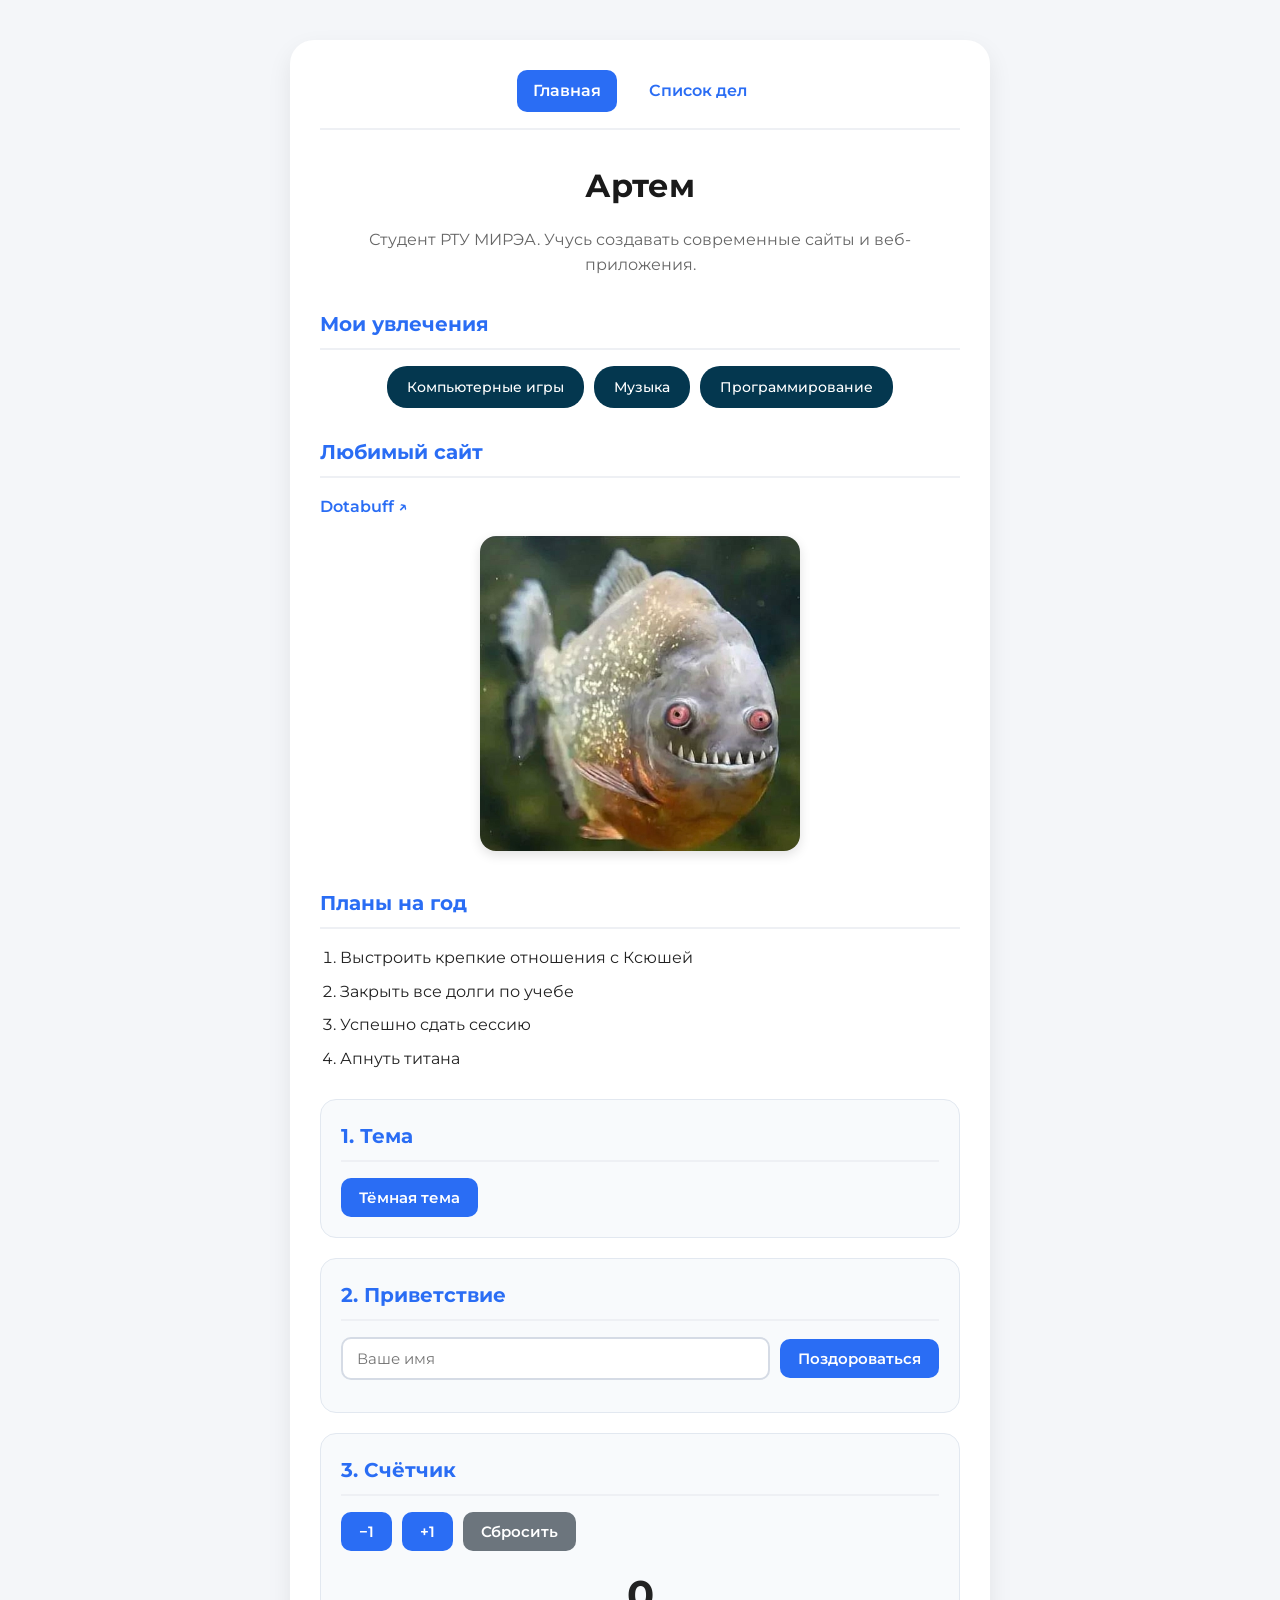
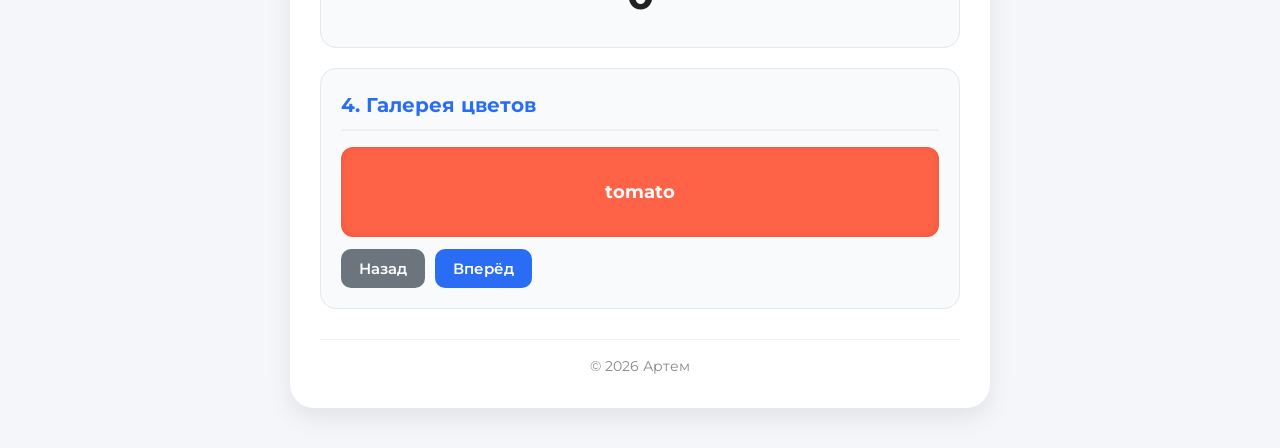
<file: index.html>
<!doctype html>
<html lang="ru">
  <head>
    <meta charset="UTF-8" />
    <meta name="viewport" content="width=device-width, initial-scale=1" />
    <title>Обо мне — Артем</title>
    <link rel="preconnect" href="https://fonts.googleapis.com" />
    <link rel="preconnect" href="https://fonts.gstatic.com" crossorigin />
    <link
      href="https://fonts.googleapis.com/css2?family=Montserrat:wght@400;500;600;700&display=swap"
      rel="stylesheet"
    />
    <link rel="stylesheet" href="style.css" />
  </head>
  <body>
    <div class="card">
      <!-- Навигация -->
      <nav class="nav-menu">
        <a href="index.html" class="active">Главная</a>
        <a href="todo.html">Список дел</a>
      </nav>

      <div class="profile-header">
        <h1>Артем</h1>
        <p class="bio">
          Студент РТУ МИРЭА. Учусь создавать современные сайты и веб-приложения.
        </p>
      </div>

      <section class="info-section">
        <h2>Мои увлечения</h2>
        <ul class="chips-list">
          <li>Компьютерные игры</li>
          <li>Музыка</li>
          <li>Программирование</li>
        </ul>
      </section>

      <section class="info-section">
        <h2>Любимый сайт</h2>
        <p>
          <a href="https://www.dotabuff.com" target="_blank" class="link-btn"
            >Dotabuff ↗</a
          >
        </p>
        <div class="image-wrapper">
          <img
            src="vetmo.jpeg"
            alt="Пиранья крупным планом: красные глаза и острые зубы"
          />
        </div>
      </section>

      <section class="info-section">
        <h2>Планы на год</h2>
        <ol class="plans-list">
          <li>Выстроить крепкие отношения с Ксюшей</li>
          <li>Закрыть все долги по учебе</li>
          <li>Успешно сдать сессию</li>
          <li>Апнуть титана</li>
        </ol>
      </section>

      <!-- Интерактивные блоки -->
      <section class="block">
        <h2>1. Тема</h2>
        <button id="themeBtn">Тёмная тема</button>
      </section>

      <section class="block">
        <h2>2. Приветствие</h2>
        <div class="input-group">
          <input id="nameInput" placeholder="Ваше имя" />
          <button id="greetBtn">Поздороваться</button>
        </div>
        <p id="greeting" class="greeting-text"></p>
      </section>

      <section class="block">
        <h2>3. Счётчик</h2>
        <div class="btn-group">
          <button id="minusBtn">−1</button>
          <button id="plusBtn">+1</button>
          <button id="resetBtn" class="btn-secondary">Сбросить</button>
        </div>
        <p id="counter" class="counter">0</p>
      </section>

      <section class="block">
        <h2>4. Галерея цветов</h2>
        <div id="colorBox" class="color-box"></div>
        <div class="btn-group">
          <button id="prevBtn" class="btn-secondary">Назад</button>
          <button id="nextBtn">Вперёд</button>
        </div>
      </section>

      <footer>© 2026 Артем</footer>
    </div>
    <script src="theme.js"></script>
    <script src="script.js"></script>
  </body>
</html>
</file>
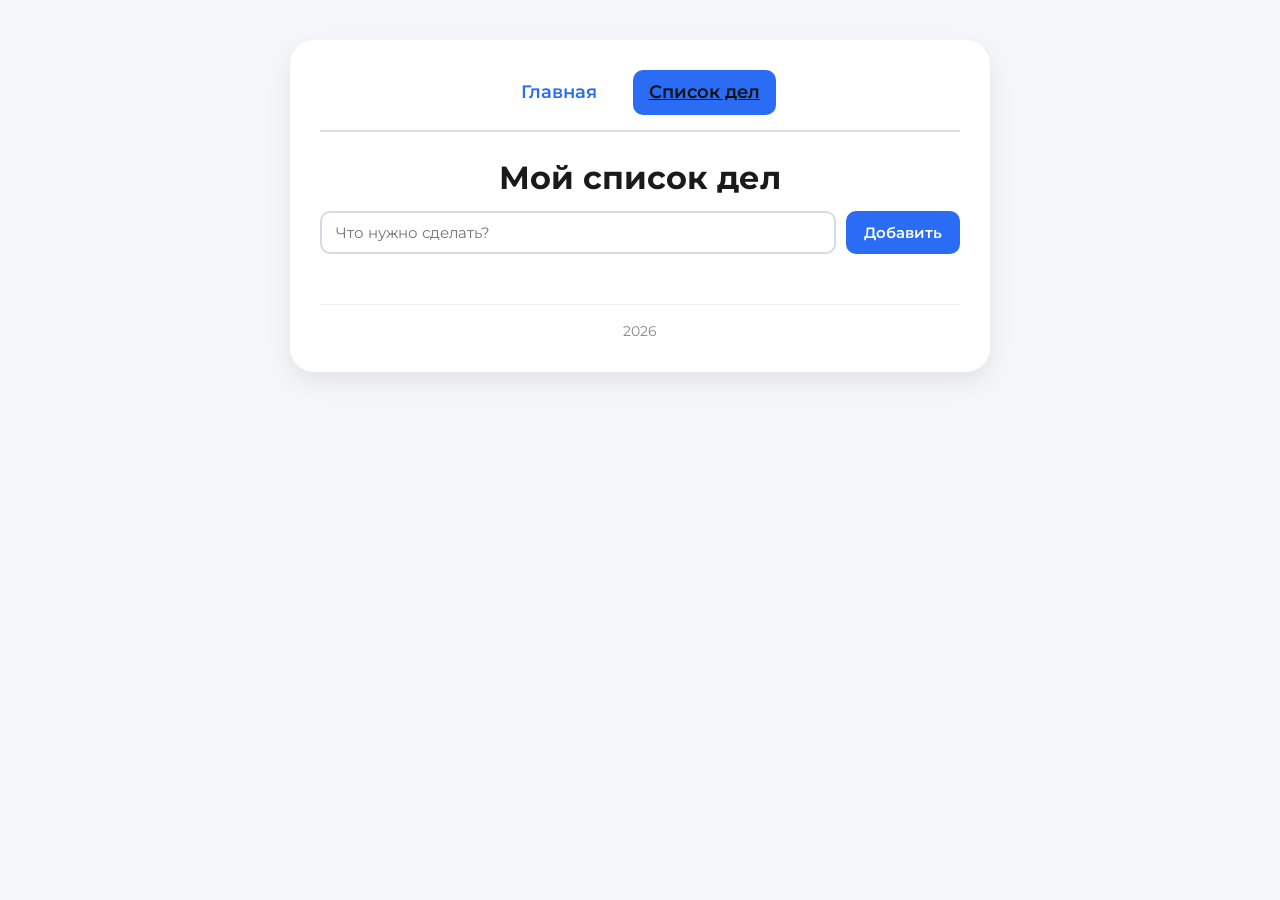
<file: todo.html>
<!doctype html>
<html lang="ru">
  <head>
    <meta charset="UTF-8" />
    <meta name="viewport" content="width=device-width, initial-scale=1.0" />
    <title>Список дел</title>
    <link rel="preconnect" href="https://fonts.googleapis.com" />
    <link rel="preconnect" href="https://fonts.gstatic.com" crossorigin />
    <link
      href="https://fonts.googleapis.com/css2?family=Montserrat:wght@400;600;700&display=swap"
      rel="stylesheet"
    />
    <link rel="stylesheet" href="style.css" />
    <link rel="stylesheet" href="todo.css" />
  </head>
  <body>
    <div class="card">
      <nav class="nav-menu">
        <a href="index.html">Главная</a>
        <a href="todo.html" class="active">Список дел</a>
      </nav>

      <h1>Мой список дел</h1>

      <div class="todo-form">
        <input type="text" id="taskInput" placeholder="Что нужно сделать?" />
        <button id="addBtn">Добавить</button>
      </div>

      <ul id="taskList" class="todo-list"></ul>

      <footer>2026</footer>
    </div>
    <script src="theme.js"></script>
    <script src="todo.js"></script>
  </body>
</html>
</file>
<file: style.css>
* {
  box-sizing: border-box;
}

body {
  background-color: #f4f6f9;
  color: #222222;
  font-family: "Montserrat", sans-serif;
  line-height: 1.6;
  margin: 0;
  padding: 20px 16px;
  transition: background-color 0.3s, color 0.3s;
}

body.dark {
  background-color: #121212;
  color: #eeeeee;
}

/* Главная карточка */
.card {
  background-color: #ffffff;
  max-width: 700px;
  padding: 30px;
  border-radius: 24px;
  box-shadow: 0 10px 25px rgba(0, 0, 0, 0.08);
  margin: 20px auto;
  transition: background-color 0.3s, box-shadow 0.3s;
}

body.dark .card {
  background-color: #1e1e1e;
  box-shadow: 0 10px 25px rgba(0, 0, 0, 0.4);
}

/* Навигация */
.nav-menu {
  display: flex;
  justify-content: center;
  gap: 16px;
  margin-bottom: 30px;
  padding-bottom: 16px;
  border-bottom: 2px solid #eef0f4;
}

body.dark .nav-menu {
  border-bottom-color: #2a2a2a;
}

.nav-menu a {
  font-weight: 600;
  font-size: 16px;
  color: #2a6df4;
  padding: 8px 16px;
  border-radius: 10px;
  text-decoration: none;
  transition: all 0.2s;
}

.nav-menu a:hover {
  background-color: #eef4ff;
}

body.dark .nav-menu a:hover {
  background-color: #2a354f;
}

.nav-menu a.active {
  color: #ffffff;
  background-color: #2a6df4;
}

/* Заголовки и секции */
h1 {
  text-align: center;
  margin-top: 0;
  margin-bottom: 8px;
  font-size: 32px;
  color: #1a1a1a;
}

body.dark h1 {
  color: #ffffff;
}

.bio {
  text-align: center;
  color: #666666;
  font-size: 16px;
  margin-bottom: 30px;
}

body.dark .bio {
  color: #aaa;
}

h2 {
  font-size: 20px;
  border-bottom: 2px solid #eef0f4;
  padding-bottom: 8px;
  margin-top: 0;
  margin-bottom: 16px;
  color: #2a6df4;
}

body.dark h2 {
  border-bottom-color: #2a2a2a;
  color: #5d93ff;
}

.info-section {
  margin-bottom: 28px;
}

/* Списки */
.chips-list {
  display: flex;
  flex-wrap: wrap;
  gap: 10px;
  list-style: none;
  padding: 0;
  margin: 0;
  justify-content: center;
}

.chips-list li {
  background-color: #04374f;
  color: #ffffff;
  padding: 10px 20px;
  border-radius: 20px;
  font-size: 14px;
  font-weight: 500;
}

.plans-list {
  padding-left: 20px;
  margin: 0;
}

.plans-list li {
  margin-bottom: 8px;
}

/* Картинка и ссылки */
.image-wrapper {
  text-align: center;
  margin-top: 16px;
}

img {
  max-width: 100%;
  width: 320px;
  border-radius: 16px;
  height: auto;
  box-shadow: 0 4px 12px rgba(0, 0, 0, 0.12);
}

a.link-btn {
  display: inline-block;
  color: #2a6df4;
  font-weight: 600;
  text-decoration: none;
}

a.link-btn:hover {
  text-decoration: underline;
}

/* Интерактивные блоки */
.block {
  background-color: #f8fafc;
  padding: 20px;
  margin-bottom: 20px;
  border-radius: 16px;
  border: 1px solid #e2e8f0;
}

body.dark .block {
  background-color: #262626;
  border-color: #333333;
}

/* Элементы управления */
.input-group,
.btn-group {
  display: flex;
  gap: 10px;
  align-items: center;
  flex-wrap: wrap;
}

button {
  padding: 10px 18px;
  font-size: 15px;
  font-weight: 600;
  font-family: inherit;
  color: #ffffff;
  background-color: #2a6df4;
  border: none;
  border-radius: 10px;
  cursor: pointer;
  transition: background-color 0.2s, transform 0.1s;
}

button:hover {
  background-color: #1b50c0;
}

button:active {
  transform: scale(0.98);
}

button.btn-secondary {
  background-color: #6c757d;
}

button.btn-secondary:hover {
  background-color: #5a6268;
}

input {
  padding: 10px 14px;
  font-size: 15px;
  font-family: inherit;
  border: 2px solid #d5dbe5;
  border-radius: 10px;
  outline: none;
  transition: border-color 0.2s;
  flex: 1;
  min-width: 150px;
}

input:focus {
  border-color: #2a6df4;
}

body.dark input {
  background-color: #1a1a1a;
  color: #ffffff;
  border-color: #444444;
}

.greeting-text {
  margin-top: 12px;
  margin-bottom: 0;
  font-weight: 600;
  text-align: left;
}

.counter {
  font-size: 40px;
  font-weight: 700;
  margin: 12px 0 0;
  text-align: center;
}

.counter.big {
  color: #e03131;
}

.color-box {
  display: flex;
  align-items: center;
  justify-content: center;
  height: 90px;
  margin-bottom: 12px;
  border-radius: 12px;
  color: #ffffff;
  font-weight: 700;
  font-size: 18px;
  box-shadow: inset 0 0 10px rgba(0, 0, 0, 0.1);
}

footer {
  text-align: center;
  color: #888888;
  font-size: 14px;
  margin-top: 30px;
  padding-top: 15px;
  border-top: 1px solid #eef0f4;
}

body.dark footer {
  border-top-color: #2a2a2a;
  color: #666666;
}
</file>
<file: todo.css>
.nav-menu {
  display: flex;
  justify-content: center;
  gap: 20px;
  margin-bottom: 20px;
  padding-bottom: 15px;
  border-bottom: 2px solid #dddddd;
}

.nav-menu a {
  font-weight: 600;
  font-size: 18px;
  color: #2a6df4;
}

.nav-menu a.active {
  color: #111111;
  text-decoration: underline;
  cursor: default;
}

body.dark .nav-menu a.active {
  color: #ffffff;
}

/* Форма добавления задач */
.todo-form {
  display: flex;
  gap: 10px;
  margin-bottom: 20px;
}

.todo-form input {
  flex: 1;
}

/* Список задач */
.todo-list {
  display: flex;
  flex-direction: column;
  padding: 0;
  gap: 10px;
}

.todo-list li {
  display: flex;
  justify-content: space-between;
  align-items: center;
  background-color: #ffffff;
  color: #222222;
  margin: 0;
  padding: 12px 16px;
  border-radius: 12px;
  box-shadow: 0 2px 6px rgba(0, 0, 0, 0.08);
  cursor: pointer;
  transition: background-color 0.2s;
}

body.dark .todo-list li {
  background-color: #262626;
  color: #eeeeee;
}

.todo-list li:hover {
  background-color: #e0e6f8;
}

body.dark .todo-list li:hover {
  background-color: #333333;
}

.delete-btn {
  background-color: #e03131;
  padding: 6px 12px;
  font-size: 14px;
}

.delete-btn:hover {
  background-color: #b91c1c;
}
</file>
